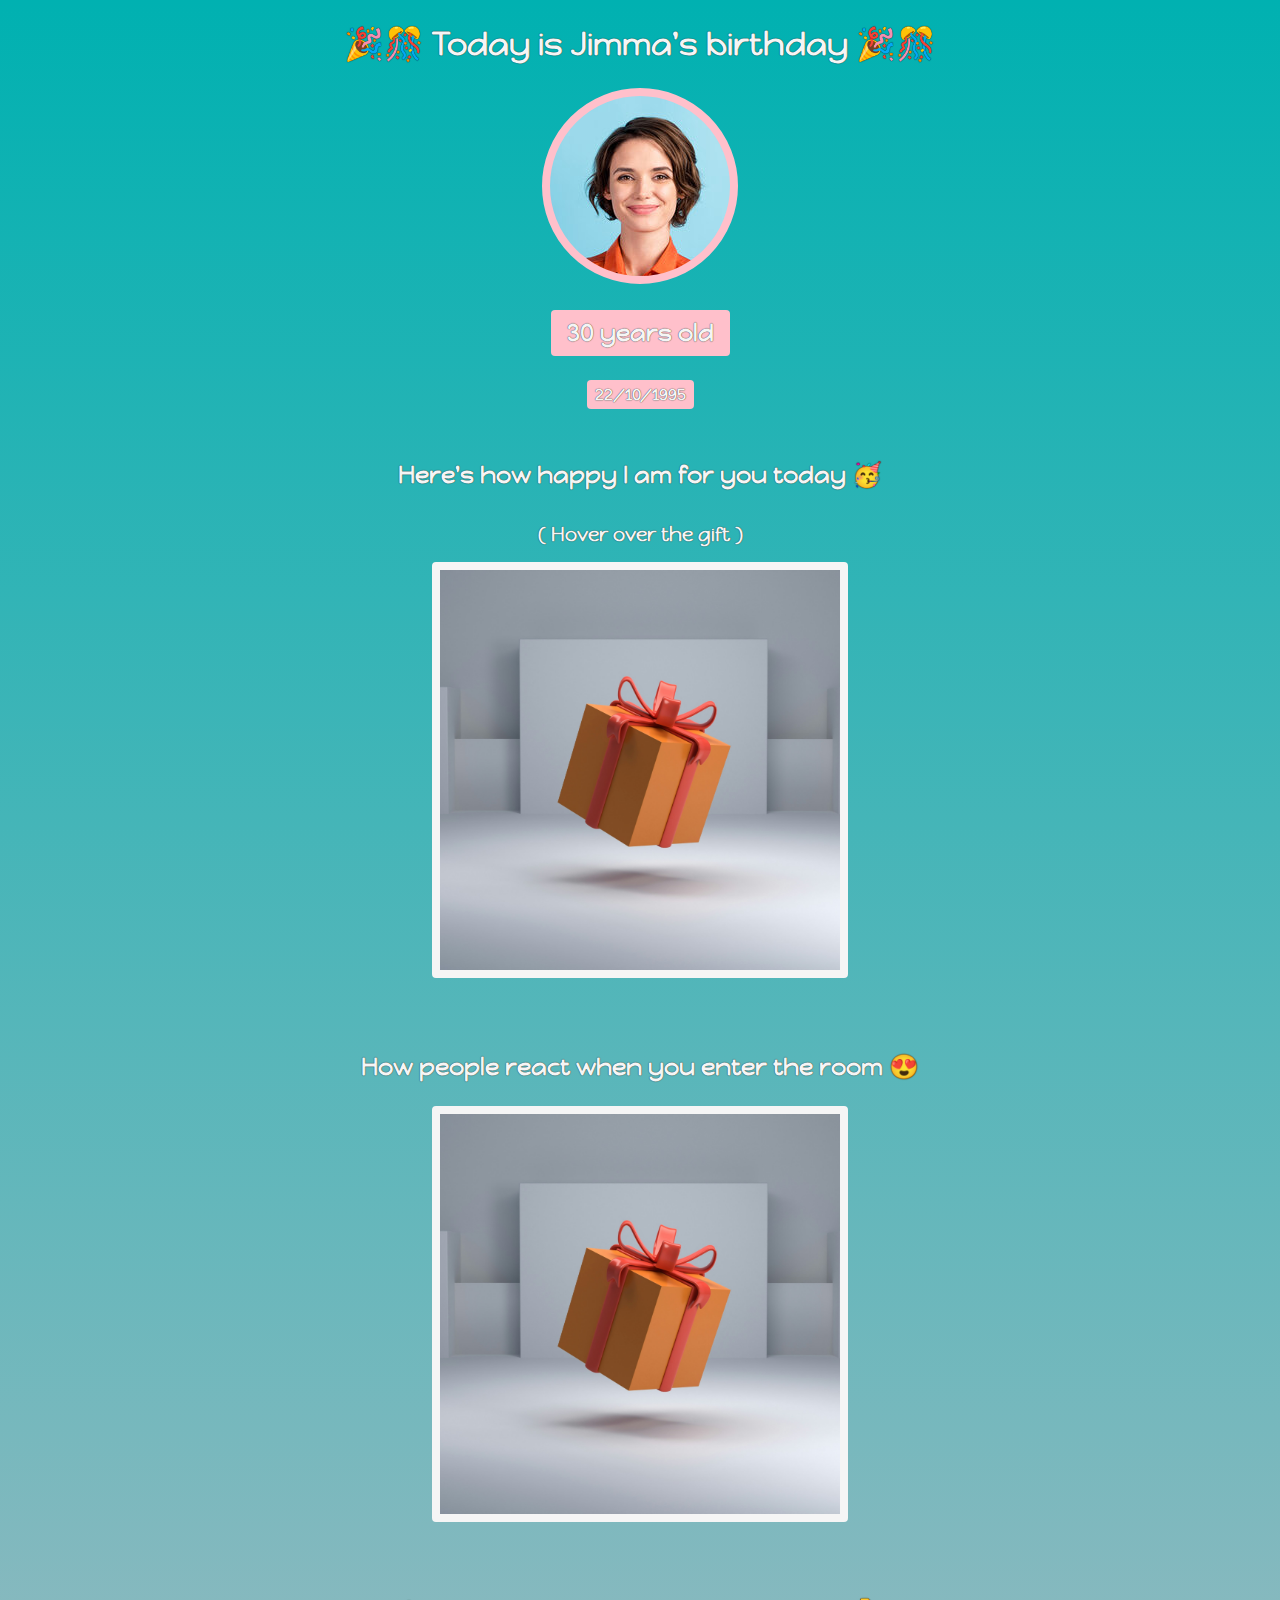
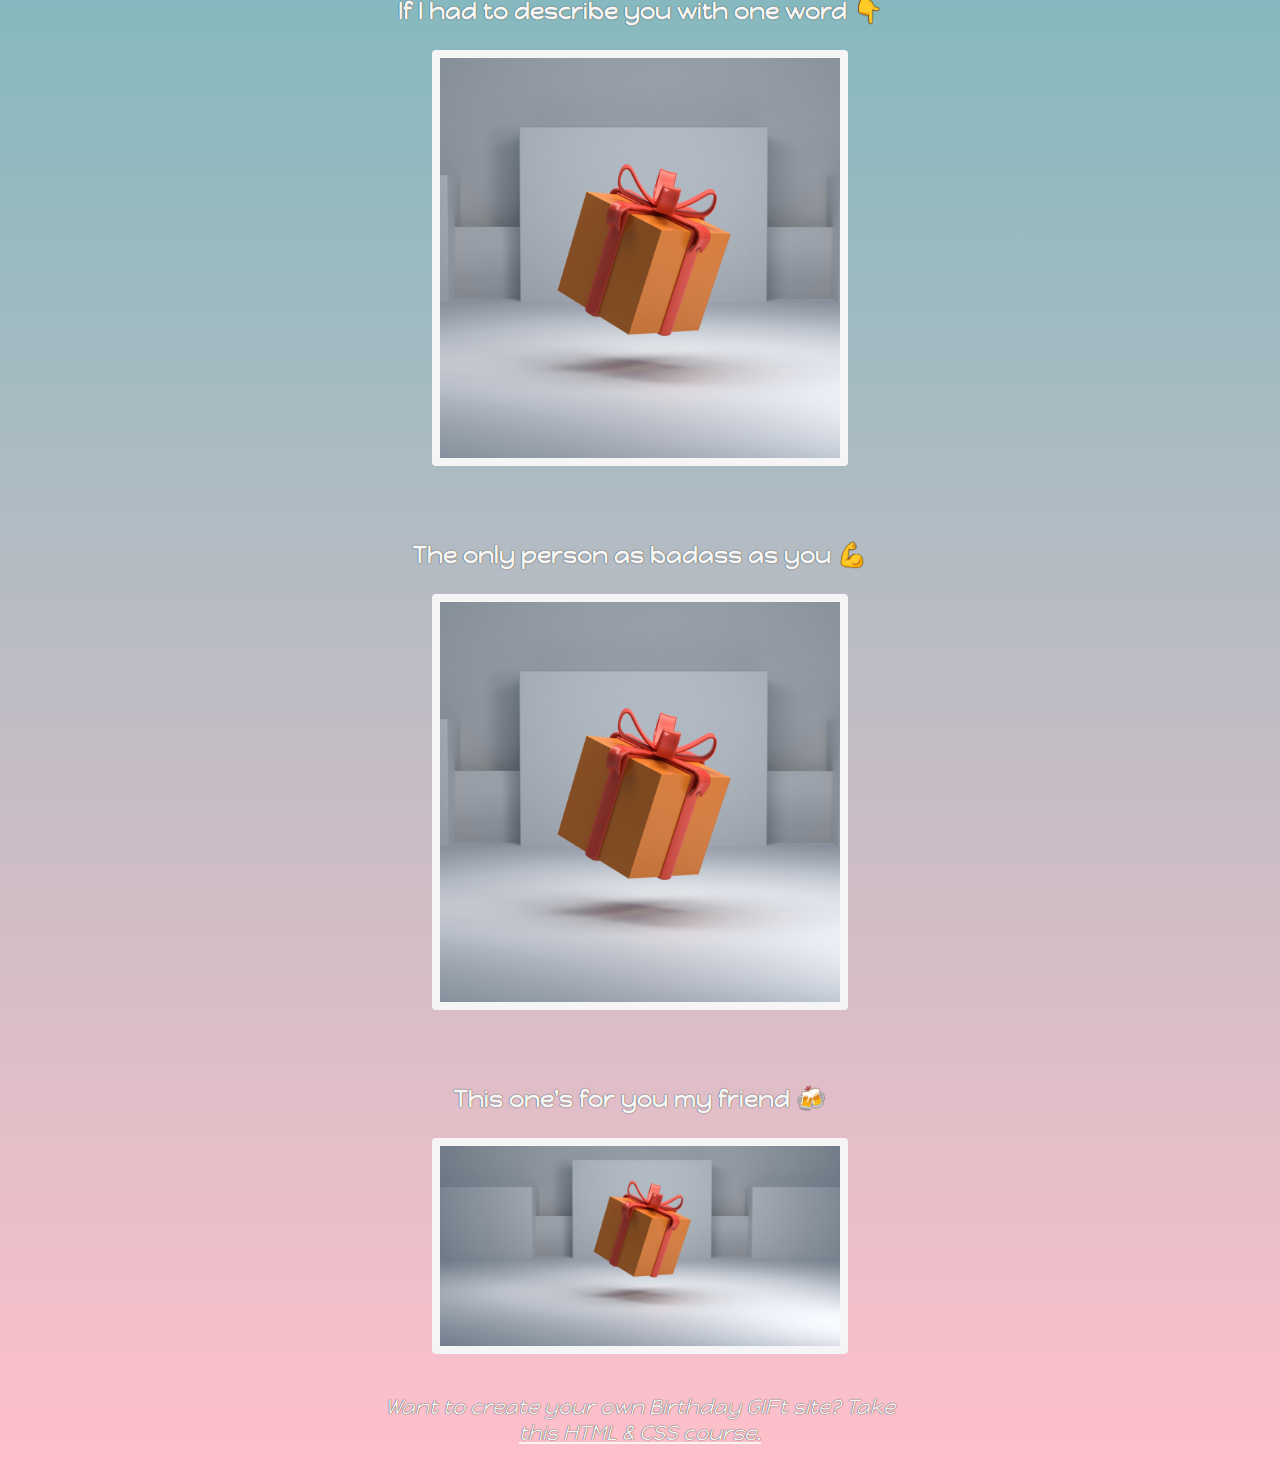
<file: Projects/Birthday gift website/index.html>
<!DOCTYPE html>
<html lang="en">

<head>
    <meta charset="UTF-8">
    <meta name="viewport" content="width=device-width, initial-scale=1.0">
    <link rel="stylesheet" href="style.css">
    <title>Birthday gift website</title>
</head>

<body>
    <header>
        <h1>🎉🎊 Today is Jimma's birthday 🎉🎊</h1>
        <div id="img"></div>
        <h2 id="bd-years" class="pad">30 years old</h2><br>
        <h4 id="bd-day" class="pad">22/10/1995</h4>
    </header>
    <main>
        <section>
            <h2 class="top-comment">Here's how happy I am for you today 🥳</h2>
            <h3 class="hover-comment">( Hover over the gift )</h3>
            <div class="gift-image" id="happy"></div>
        </section>
        <section>
            <h2 class="top-comment">How people react when you enter the room 😍</h2>
            <div class="gift-image" id="love"></div>
        </section>
        <section>
            <h2 class="top-comment">If I had to describe you with one word 👇</h2>
            <div class="gift-image" id="genius"></div>
        </section>
        <section>
            <h2 class="top-comment">The only person as badass as you 💪</h2>
            <div class="gift-image" id="badass"></div>
        </section>
        </section>
        <section>
            <h2 class="top-comment">This one's for you my friend 🍻</h2>
            <div class="gift-image" id="cheers"></div>
        </section>
    </main>
    <footer>
        <p>Want to create your own Birthday GIFt site? Take<br><a href="https://scrimba/learn/htmlandcss" target="_blank"> this HTML & CSS course.</a></p>
    </footer>
</body>
</html>
</file>
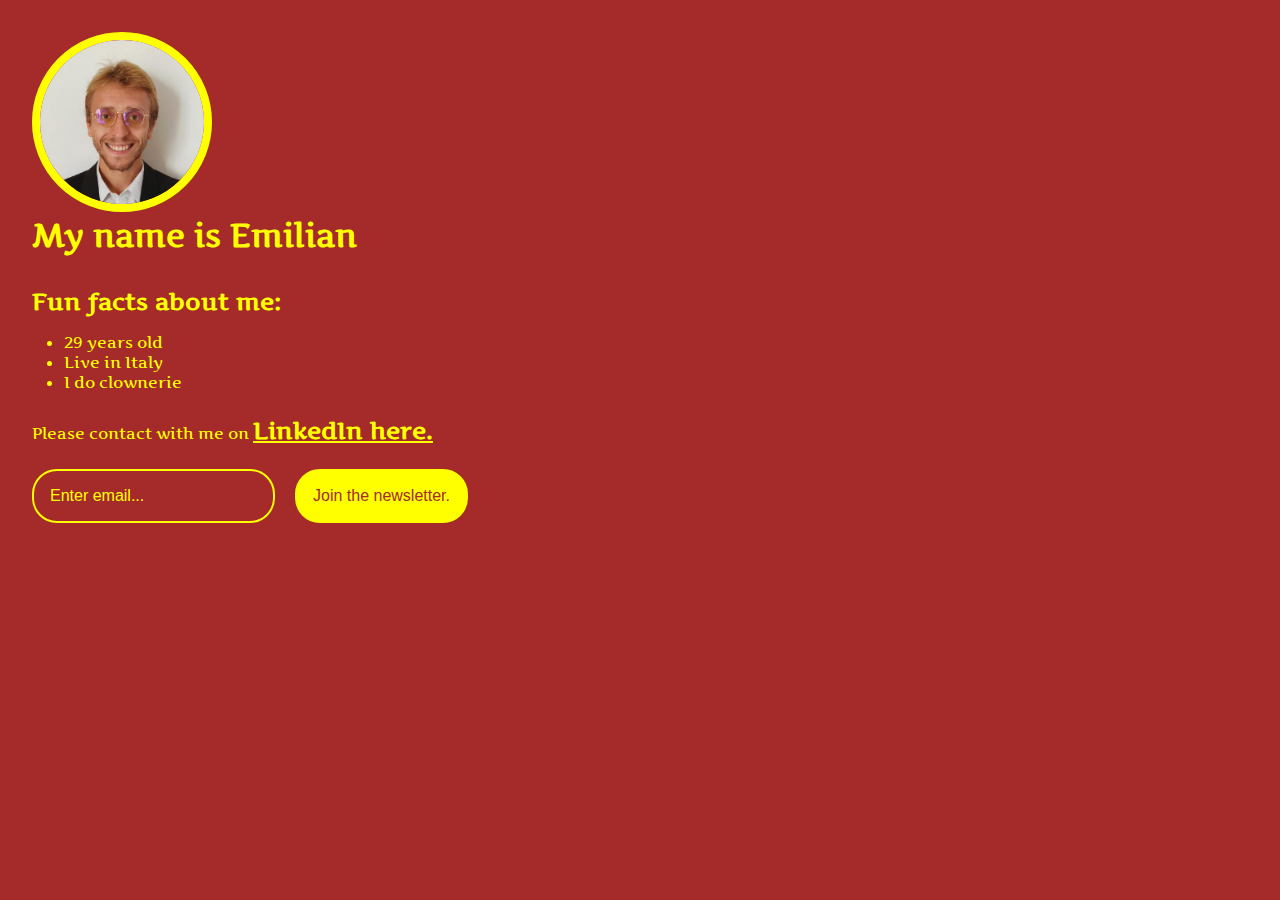
<file: Projects/Build a Personal Website/index.html>
<!DOCTYPE html>
<html lang="en">
<head>
    <meta charset="UTF-8">
    <meta name="viewport" content="width=device-width, initial-scale=1.0">
    <link rel="stylesheet" href="style.css">
    <link rel="preconnect" href="https://fonts.googleapis.com">
<link rel="preconnect" href="https://fonts.gstatic.com" crossorigin>
<link href="https://fonts.googleapis.com/css2?family=Artifika&display=swap" rel="stylesheet">
    <title> my personal website</title>
</head>
<body>
    <img src="./profile.jpeg" alt="Emilian">
    <h1>My name is Emilian</h1>
    <h2>Fun facts about me:</h2>
    <ul>
        <li>29 years old</li>
        <li>Live in Italy</li>
        <li>I do clownerie</li>
    </ul>
    <p>Please contact with me on <strong><a href="https://www.linkedin.com/in/timofeiemilian96/?locale=en_US" target="_blank">LinkedIn here.</a></strong></p>
    <input type="text" placeholder="Enter email..." aria-placeholder="Enter email...">
    <button>Join the newsletter.</button>
</body>
</html>
</file>
<file: Projects/Birthday gift website/style.css>
@font-face {
    font-family: HP;
    src: url('./HappyMonkey-Regular.ttf');
}

* {
    margin: 0;
}

body {
    font-family: HP;
    background-color: #00b1b1;
    color: #f5f5f5;
    text-align: center;
    text-shadow: 0 0 1px black;
    background: linear-gradient(#00b1b1, pink);
}

header,
section {
    display: flex;
    flex-direction: column;
    align-items: center;
}

h1 {
    padding: 1.5rem 0;
}

#img {
    width: 180px;
    height: 180px;
    background-image: url('./imgs/Jimma.jpg');
    background-position: center top;
    border: 0.5rem solid pink;
    border-radius: 50%;
    margin: 0 auto 1.5rem;
}

/*
    I used a div for the property because the image that I find on internet was with different width and height so I used a different method to archive the goal of a rounded image profile
*/
.pad {
    margin: 0.1rem 0;
    background: pink;
    border-radius: 4px;
}

#bd-years {
    padding: 8px 16px;
}

#bd-day {
    padding: 4px 8px;
}

section {
    margin-top: 50px;
}

.top-comment {
    margin-bottom: 1.5rem;
}

.hover-comment {
    margin: 0.5rem 0 1rem;
}

.gift-image {
    width: 400px;
    height: 400px;
    display: block;
    margin-bottom: 1.5rem;
    background: url('./imgs/gift.jpg') center bottom / cover no-repeat;
    border: 0.5rem solid #f5f5f5;
    border-radius: 4px;
}

#happy:hover {
    background: url('./imgs/happy.gif') center bottom / cover no-repeat;
}

#love:hover {
    background: url('./imgs/amazing.gif') center bottom / cover no-repeat;
}

#genius:hover {
    background: url('./imgs/genius.gif') center bottom / cover no-repeat;
}

#badass:hover {
    background: url('./imgs/badass.gif') center bottom / cover no-repeat;
}

#cheers {
    height: 200px;
}

#cheers:hover {
    background: url('./imgs/cheers.gif') center bottom / cover no-repeat;
}

footer {
    font-size: 1.3rem;
    font-style: italic;
    margin: 1rem 0;
}
footer>p>a {
    color: #f5f5f5;
}
</file>
<file: Projects/Build a Personal Website/style.css>
*{
    margin: 0;
    padding: 0;
    box-sizing: border-box;
}
body {
    padding: 2rem;
    margin: 0 auto;
    font-family: "Artifika", serif;
    font-weight: 400;
    font-style: normal;
    background-color: brown;
    color: yellow;
}
img {
    height: 180px;
    border-radius: 50%;
    border: 0.5rem solid yellow;
}
h1 {
    padding-bottom: 2rem;
}
h2 {
    padding-bottom: 1rem;
}
ul {
    padding-left: 2rem;
}
ul, p {
    padding-bottom: 1.5rem;
}
a {
    color: yellow;
}
strong {
    font-size: 1.5rem;
}
input {
    margin-right: 1rem;
    background-color: brown;
}
input::placeholder {
    color: yellow;
}
input, button {
    border: 2px yellow solid;
    padding: 1rem;
    font-size: 1rem;
    border-radius: 25px;
}
button {
    background-color: yellow;
    color: brown;
}
</file>
